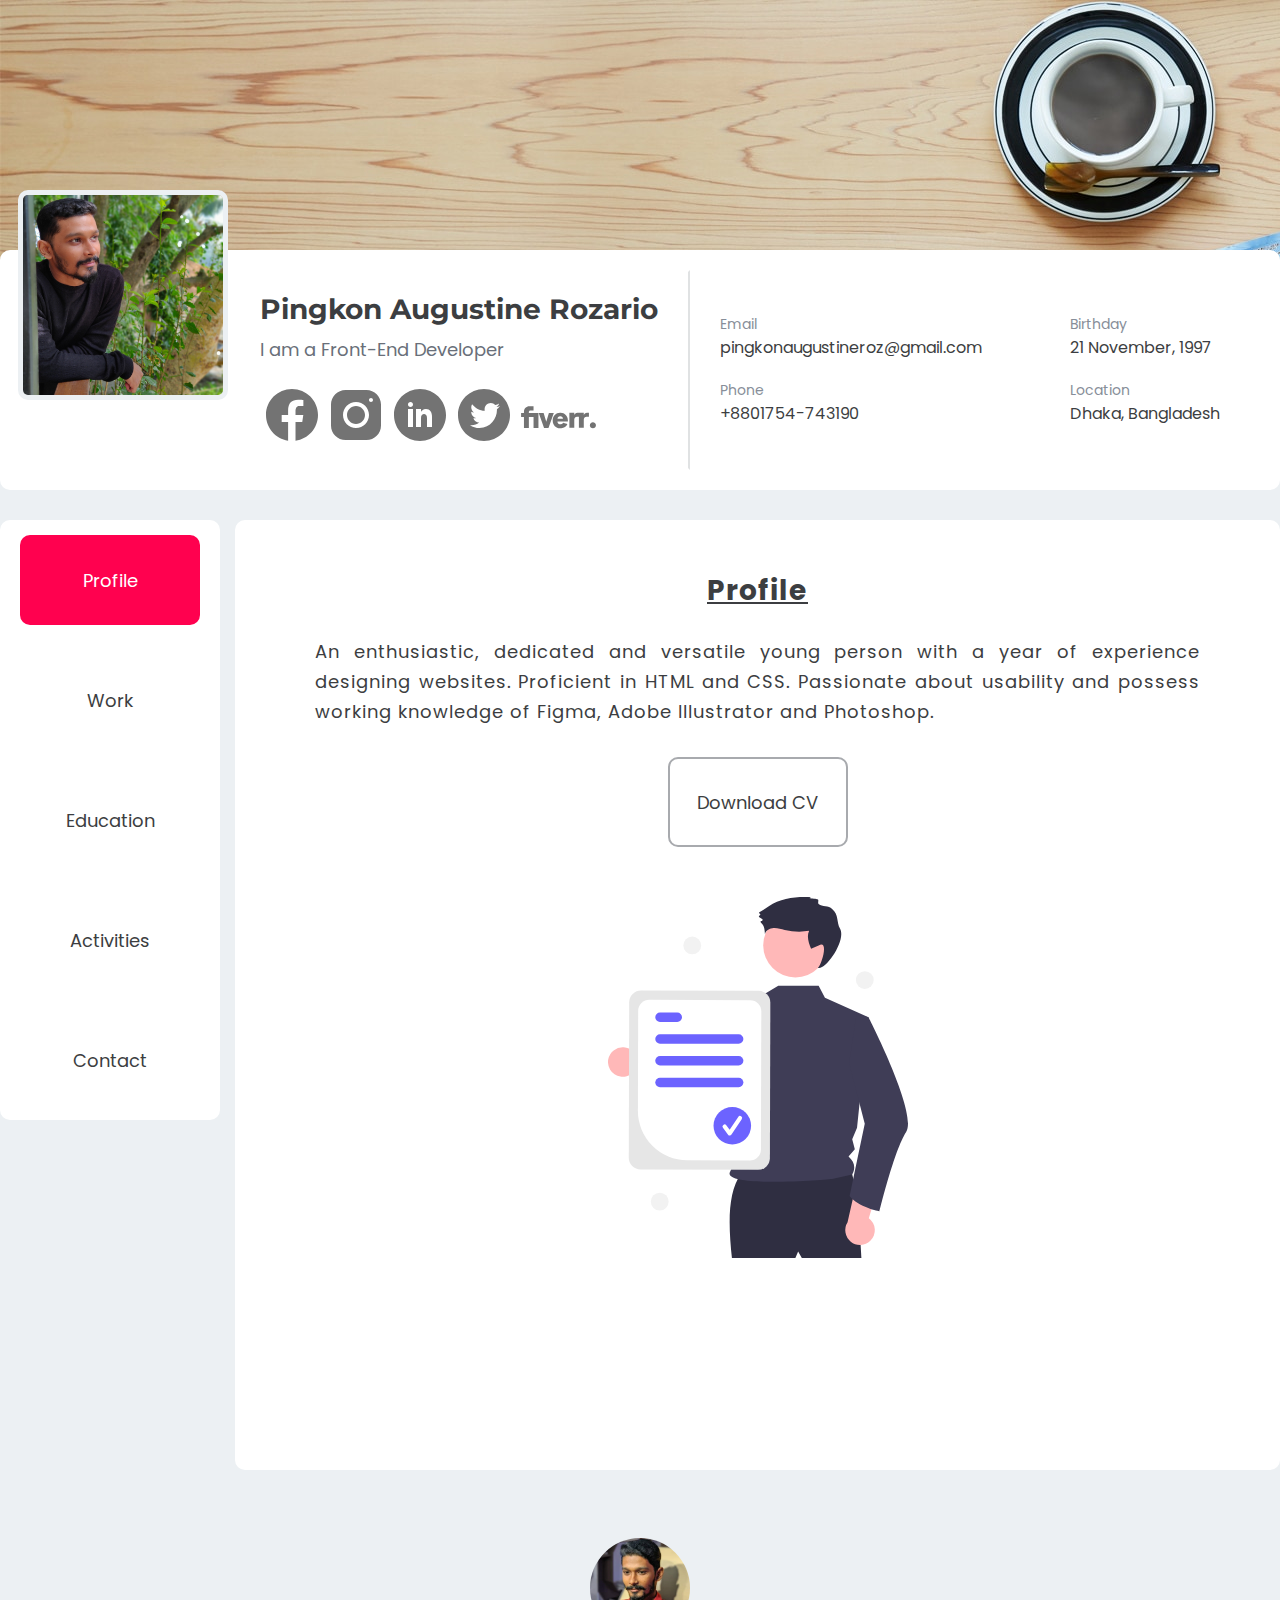
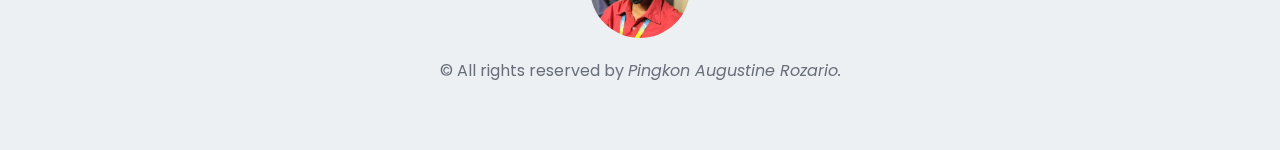
<file: index.html>
<!DOCTYPE html>
<html lang="en">
  <head>
    <meta charset="UTF-8" />
    <meta http-equiv="X-UA-Compatible" content="IE=edge" />
    <meta name="viewport" content="width=device-width, initial-scale=1.0" />
    <title>Document</title>
    <link rel="stylesheet" href="style.css" />
    <link rel="preconnect" href="https://fonts.googleapis.com" />
    <link rel="preconnect" href="https://fonts.gstatic.com" crossorigin />
    <link
      href="https://fonts.googleapis.com/css2?family=Montserrat:ital,wght@0,100;0,200;0,300;0,400;0,500;0,600;0,700;0,800;0,900;1,100;1,200;1,300;1,400;1,500;1,600;1,700;1,800;1,900&display=swap"
      rel="stylesheet"
    />
    <link rel="preconnect" href="https://fonts.googleapis.com" />
    <link rel="preconnect" href="https://fonts.gstatic.com" crossorigin />
    <link
      href="https://fonts.googleapis.com/css2?family=Poppins:ital,wght@0,100;0,200;0,300;0,400;0,500;0,600;0,700;0,800;0,900;1,100;1,200;1,300;1,400;1,500;1,600;1,700;1,800;1,900&display=swap"
      rel="stylesheet"
    />
  </head>

  <body>
    <header>
      <div class="header-bg">
        <div class="header-info">
          <img
            src="./images/Profile_picture.jpg"
            alt="Profile Picture"
            class="profile-picture"
          />
          <div class="name">
            <h1>Pingkon Augustine Rozario</h1>
            <p>I am a Front-End Developer</p>
            <div class="social-media-icons">
              <div>
                <a href="https://www.facebook.com/pingkonaugustineroz/"
                  ><img src="/images/icons8-facebook.svg" alt=""
                /></a>
              </div>
              <div>
                <a href="https://www.instagram.com/pingkon_augustine/"
                  ><img src="/images/icons8-instagram.svg" alt=""
                /></a>
              </div>
              <div>
                <a
                  href="https://www.linkedin.com/in/pingkon-augustine-rozario-5a8a7b201/"
                >
                  <img src="/images/icons8-linkedin-circled.svg" alt=""
                /></a>
              </div>
              <div>
                <a href="https://twitter.com/pingkonroz"
                  ><img src="/images/icons8-twitter-circled.svg" alt=""
                /></a>
              </div>
              <div>
                <a href="https://www.fiverr.com/pingkonar"
                  ><img src="/images/icons8-fiverr.svg" alt="" style="height: 75px; padding-left: 5px;"
                /></a>
              </div>
            </div>
          </div>
          <div class="info">
            <div>
              <div class="text-pos">
                <div style="width: 350px; padding-bottom: 20px">
                  <p style="font-size: 14px; color: #878e99">Email</p>
                  <p style="font-size: 16px; color: #3c3e41">
                    pingkonaugustineroz@gmail.com
                  </p>
                </div>
                <div>
                  <p style="font-size: 14px; color: #878e99">Birthday</p>
                  <p style="font-size: 16px; color: #3c3e41">
                    21 November, 1997
                  </p>
                </div>
              </div>
              <div class="text-pos">
                <div style="width: 350px">
                  <p style="font-size: 14px; color: #878e99">Phone</p>
                  <p style="font-size: 16px; color: #3c3e41">+8801754-743190</p>
                </div>
                <div>
                  <p style="font-size: 14px; color: #878e99">Location</p>
                  <p style="font-size: 16px; color: #3c3e41">
                    Dhaka, Bangladesh
                  </p>
                </div>
              </div>
            </div>
          </div>
        </div>
      </div>
    </header>
    <main>
      <div class="main-section">
        <nav>
          <div class="menu">
            <div>
              <a href="/index.html"
                ><button id="button-live">Profile</button></a
              >
            </div>
            <div>
              <a href="/work.html"><button>Work</button></a>
            </div>
            <div>
              <a href="/education.html"><button>Education</button></a>
            </div>
            <div>
              <a href="/activities.html"><button>Activities</button></a>
            </div>
            <div>
              <a href="/contact.html"><button>Contact</button></a>
            </div>
          </div>
        </nav>
        <section class="content-bg">
          <div class="content-profile">
            <div>
              <h1>Profile</h1>
              <p>
                An enthusiastic, dedicated and versatile young person with a
                year of experience designing websites. Proficient in HTML and
                CSS. Passionate about usability and possess working knowledge of
                Figma, Adobe Illustrator and Photoshop.
              </p>
              <a href="/files/CV_Pingkon.pdf" download
                ><button>Download CV</button></a
              >
              <div>
                <img src="/images/undraw_certificate_re_yadi.svg" alt="" />
              </div>
            </div>
          </div>
        </section>
      </div>
    </main>
    <footer>
      <div>
        <img src="/images/pingkon-img.jpeg" alt="">
        <p>&copy; All rights reserved by <em>Pingkon Augustine Rozario.</em></p>
      </div>
    </footer>
  </body>
</html>
</file>
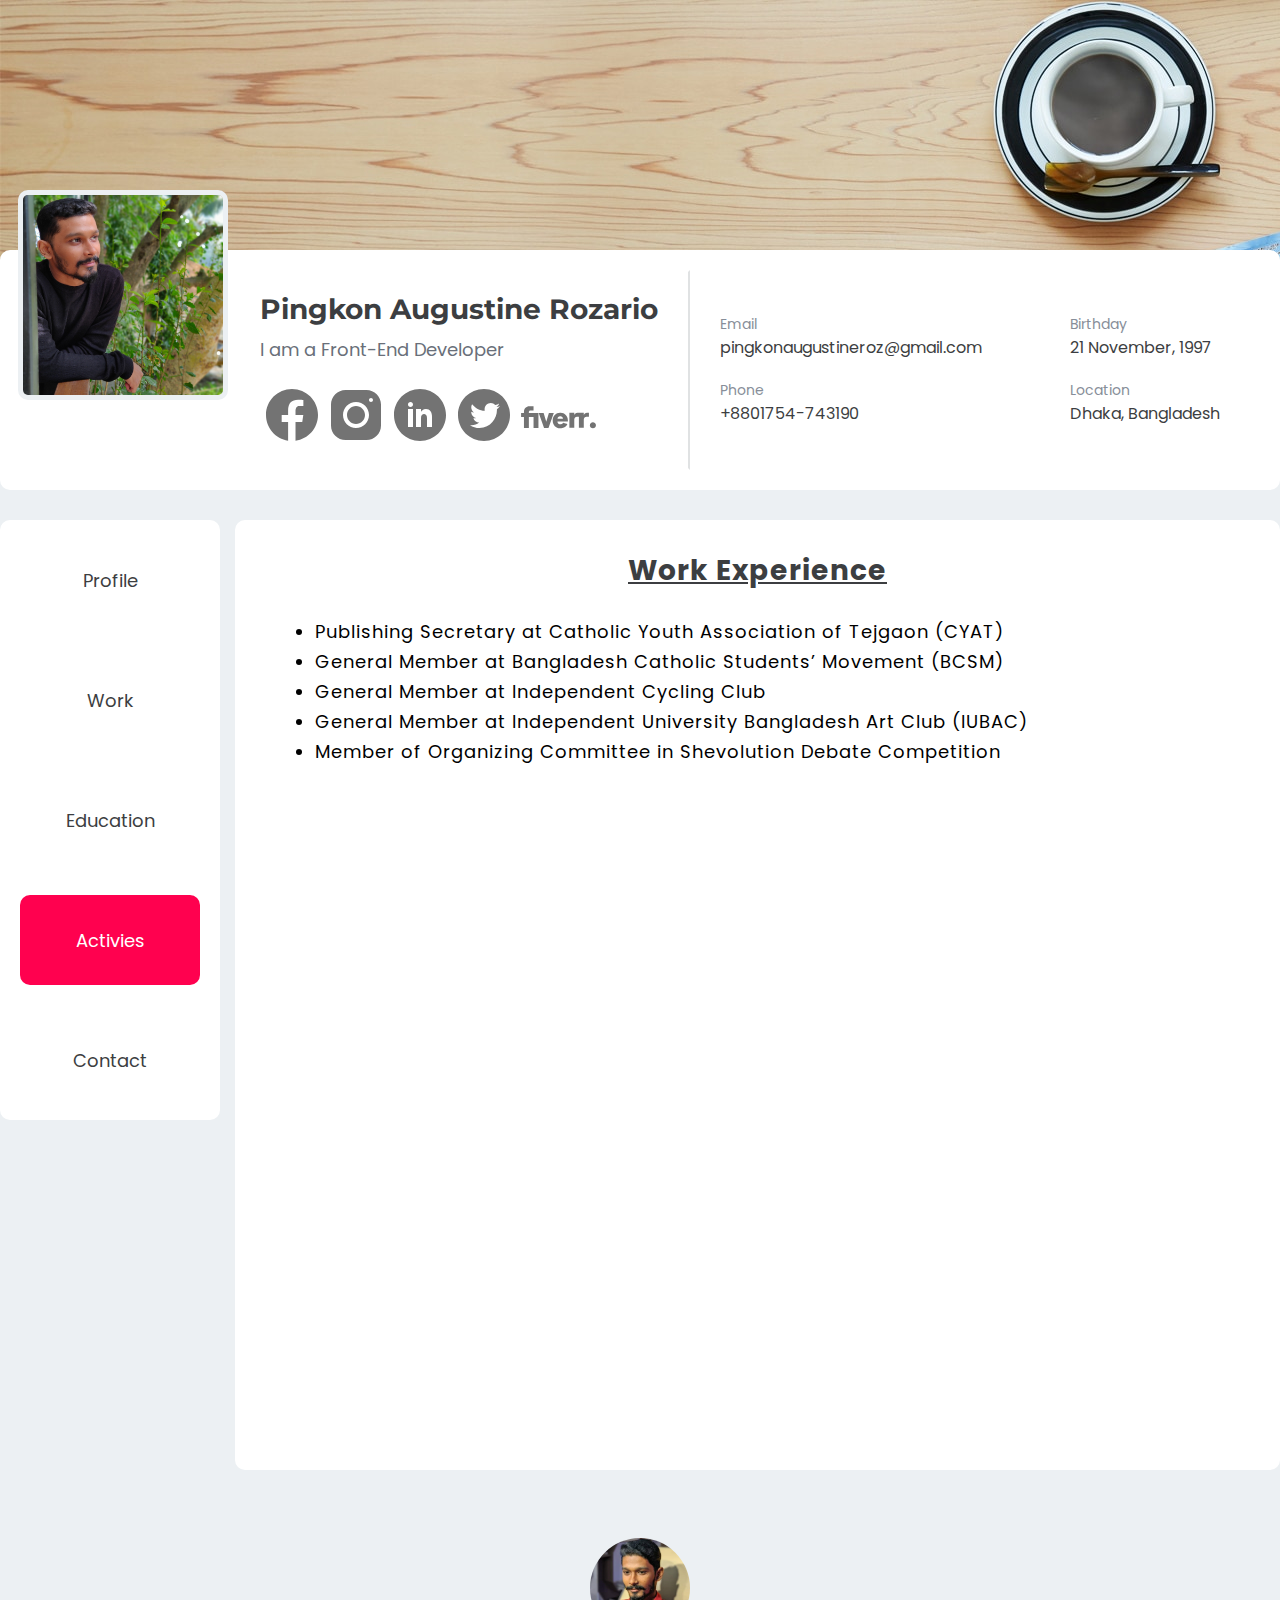
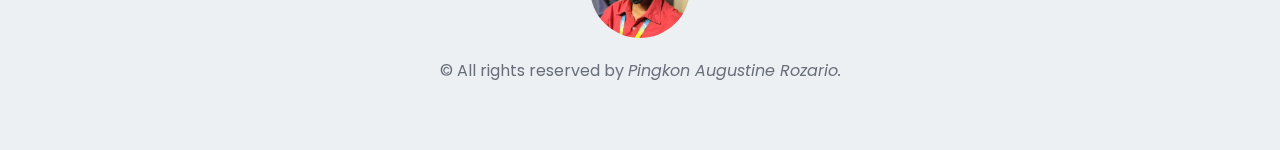
<file: activities.html>
<!DOCTYPE html>
<html lang="en">
  <head>
    <meta charset="UTF-8" />
    <meta http-equiv="X-UA-Compatible" content="IE=edge" />
    <meta name="viewport" content="width=device-width, initial-scale=1.0" />
    <title>Document</title>
    <link rel="stylesheet" href="style.css" />
    <link rel="preconnect" href="https://fonts.googleapis.com" />
    <link rel="preconnect" href="https://fonts.gstatic.com" crossorigin />
    <link
      href="https://fonts.googleapis.com/css2?family=Montserrat:ital,wght@0,100;0,200;0,300;0,400;0,500;0,600;0,700;0,800;0,900;1,100;1,200;1,300;1,400;1,500;1,600;1,700;1,800;1,900&display=swap"
      rel="stylesheet"
    />
    <link rel="preconnect" href="https://fonts.googleapis.com" />
    <link rel="preconnect" href="https://fonts.gstatic.com" crossorigin />
    <link
      href="https://fonts.googleapis.com/css2?family=Poppins:ital,wght@0,100;0,200;0,300;0,400;0,500;0,600;0,700;0,800;0,900;1,100;1,200;1,300;1,400;1,500;1,600;1,700;1,800;1,900&display=swap"
      rel="stylesheet"
    />
  </head>

  <body>
    <header>
      <div class="header-bg">
        <div class="header-info">
          <img
            src="./images/Profile_picture.jpg"
            alt="Profile Picture"
            class="profile-picture"
          />
          <div class="name">
            <h1>Pingkon Augustine Rozario</h1>
            <p>I am a Front-End Developer</p>
            <div class="social-media-icons">
              <div>
                <a href="https://www.facebook.com/pingkonaugustineroz/"
                  ><img src="/images/icons8-facebook.svg" alt=""
                /></a>
              </div>
              <div>
                <a href="https://www.instagram.com/pingkon_augustine/"
                  ><img src="/images/icons8-instagram.svg" alt=""
                /></a>
              </div>
              <div>
                <a
                  href="https://www.linkedin.com/in/pingkon-augustine-rozario-5a8a7b201/"
                >
                  <img src="/images/icons8-linkedin-circled.svg" alt=""
                /></a>
              </div>
              <div>
                <a href="https://twitter.com/pingkonroz"
                  ><img src="/images/icons8-twitter-circled.svg" alt=""
                /></a>
              </div>
              <div>
                <a href="https://www.fiverr.com/pingkonar"
                  ><img
                    src="/images/icons8-fiverr.svg"
                    alt=""
                    style="height: 75px; padding-left: 5px"
                /></a>
              </div>
            </div>
          </div>
          <div class="info">
            <div>
              <div class="text-pos">
                <div style="width: 350px; padding-bottom: 20px">
                  <p style="font-size: 14px; color: #878e99">Email</p>
                  <p style="font-size: 16px; color: #3c3e41">
                    pingkonaugustineroz@gmail.com
                  </p>
                </div>
                <div>
                  <p style="font-size: 14px; color: #878e99">Birthday</p>
                  <p style="font-size: 16px; color: #3c3e41">
                    21 November, 1997
                  </p>
                </div>
              </div>
              <div class="text-pos">
                <div style="width: 350px">
                  <p style="font-size: 14px; color: #878e99">Phone</p>
                  <p style="font-size: 16px; color: #3c3e41">+8801754-743190</p>
                </div>
                <div>
                  <p style="font-size: 14px; color: #878e99">Location</p>
                  <p style="font-size: 16px; color: #3c3e41">
                    Dhaka, Bangladesh
                  </p>
                </div>
              </div>
            </div>
          </div>
        </div>
      </div>
    </header>
    <main>
      <div class="main-section">
        <nav>
          <div class="menu">
            <div>
              <a href="/index.html"
                ><button>Profile</button></a
              >
            </div>
            <div>
              <a href="/work.html"><button>Work</button></a>
            </div>
            <div>
              <a href="/education.html"><button>Education</button></a>
            </div>
            <div>
              <a href="/activities.html"><button id="button-live">Activies</button></a>
            </div>
            <div>
              <a href="/contact.html"><button>Contact</button></a>
            </div>
          </div>
        </nav>
        <section class="content-bg">
          <div class="content-work">
            <!-- <div> -->
            <h1>Work Experience</h1>
            <div>
              <ul>
                <li>
                  Publishing Secretary at Catholic Youth Association of Tejgaon
                  (CYAT)
                </li>
                <li>
                  General Member at Bangladesh Catholic Students’ Movement
                  (BCSM)
                </li>
                <li>General Member at Independent Cycling Club</li>
                <li>
                  General Member at Independent University Bangladesh Art Club
                  (IUBAC)
                </li>
                <li>
                  Member of Organizing Committee in Shevolution Debate
                  Competition
                </li>
              </ul>
            </div>
          </div>
        </section>
      </div>
    </main>
    <footer>
      <div>
        <img src="/images/pingkon-img.jpeg" alt="" />
        <p>&copy; All rights reserved by <em>Pingkon Augustine Rozario.</em></p>
      </div>
    </footer>
  </body>
</html>
</file>
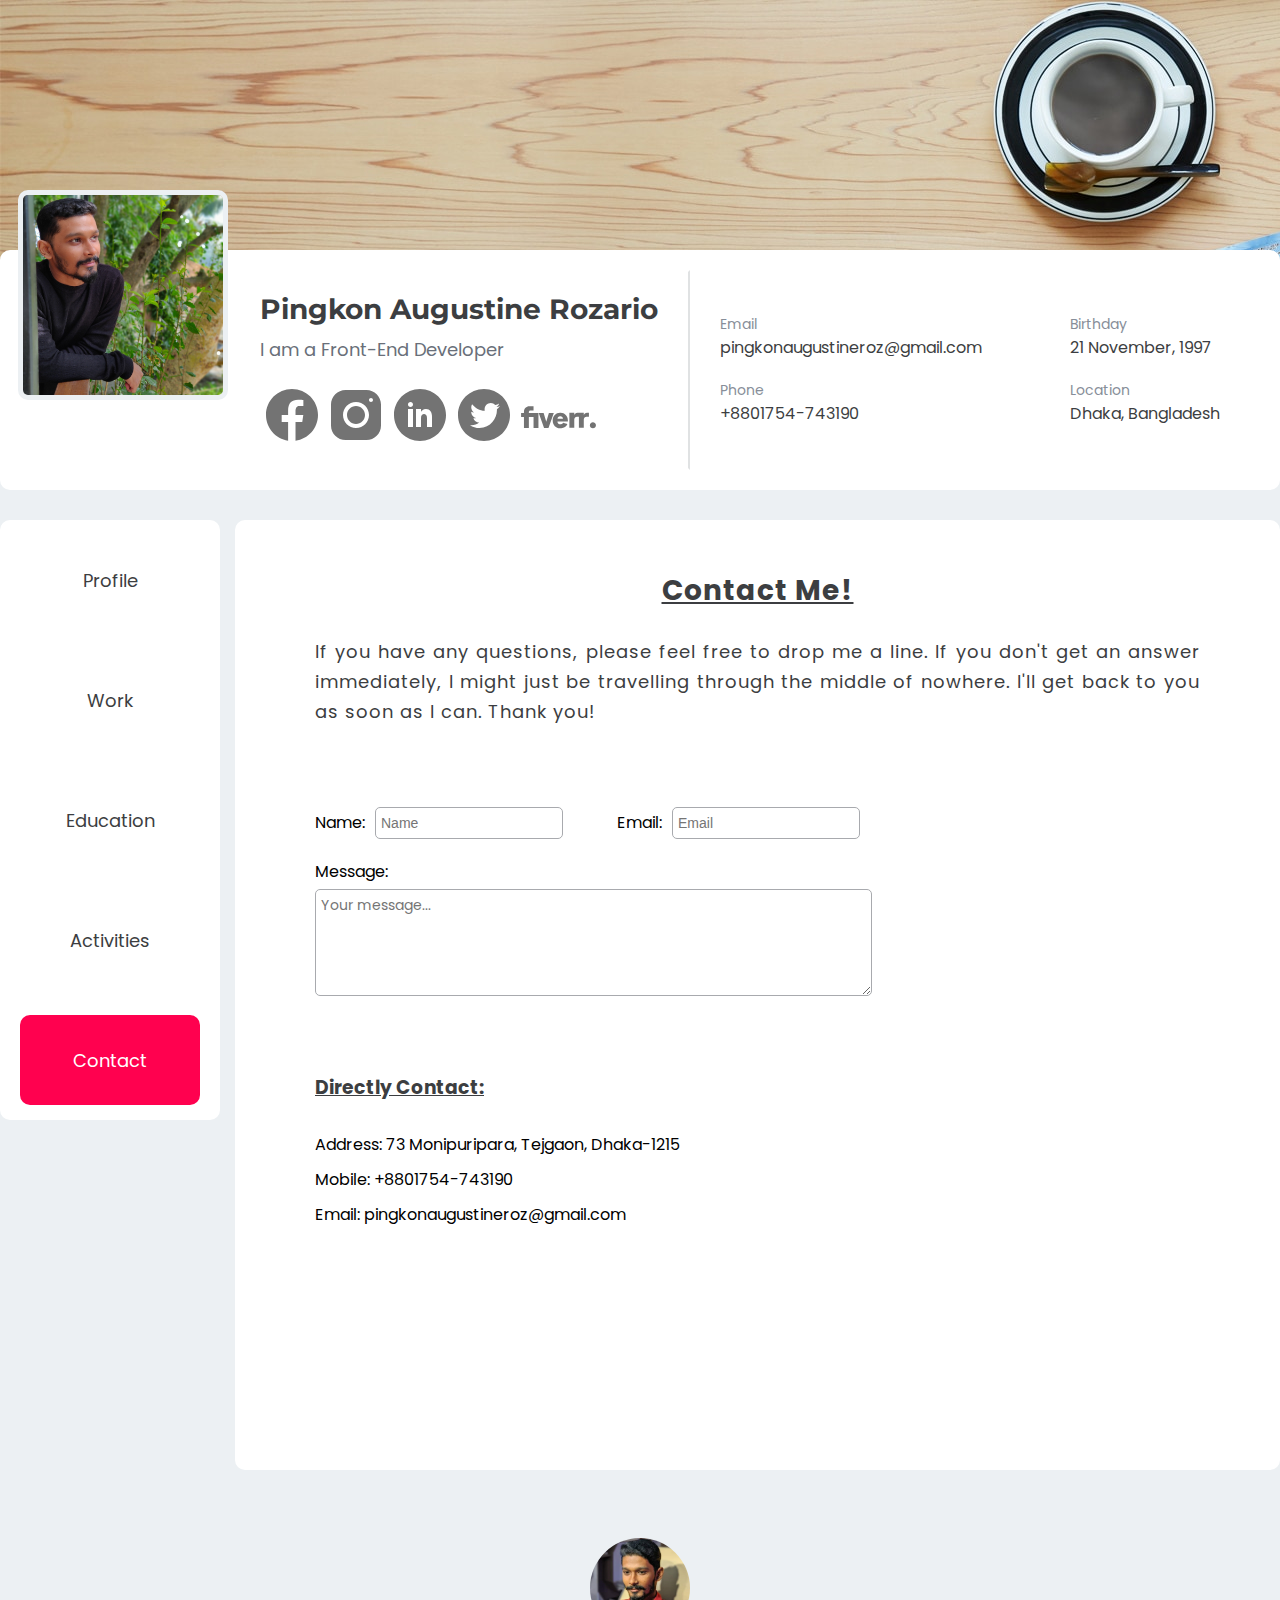
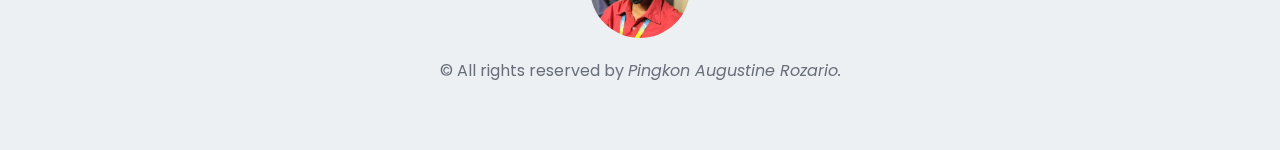
<file: contact.html>
<!DOCTYPE html>
<html lang="en">
  <head>
    <meta charset="UTF-8" />
    <meta http-equiv="X-UA-Compatible" content="IE=edge" />
    <meta name="viewport" content="width=device-width, initial-scale=1.0" />
    <title>Document</title>
    <link rel="stylesheet" href="style.css" />
    <link rel="preconnect" href="https://fonts.googleapis.com" />
    <link rel="preconnect" href="https://fonts.gstatic.com" crossorigin />
    <link
      href="https://fonts.googleapis.com/css2?family=Montserrat:ital,wght@0,100;0,200;0,300;0,400;0,500;0,600;0,700;0,800;0,900;1,100;1,200;1,300;1,400;1,500;1,600;1,700;1,800;1,900&display=swap"
      rel="stylesheet"
    />
    <link rel="preconnect" href="https://fonts.googleapis.com" />
    <link rel="preconnect" href="https://fonts.gstatic.com" crossorigin />
    <link
      href="https://fonts.googleapis.com/css2?family=Poppins:ital,wght@0,100;0,200;0,300;0,400;0,500;0,600;0,700;0,800;0,900;1,100;1,200;1,300;1,400;1,500;1,600;1,700;1,800;1,900&display=swap"
      rel="stylesheet"
    />
  </head>

  <body>
    <header>
      <div class="header-bg">
        <div class="header-info">
          <img
            src="./images/Profile_picture.jpg"
            alt="Profile Picture"
            class="profile-picture"
          />
          <div class="name">
            <h1>Pingkon Augustine Rozario</h1>
            <p>I am a Front-End Developer</p>
            <div class="social-media-icons">
              <div>
                <a href="https://www.facebook.com/pingkonaugustineroz/"
                  ><img src="/images/icons8-facebook.svg" alt=""
                /></a>
              </div>
              <div>
                <a href="https://www.instagram.com/pingkon_augustine/"
                  ><img src="/images/icons8-instagram.svg" alt=""
                /></a>
              </div>
              <div>
                <a
                  href="https://www.linkedin.com/in/pingkon-augustine-rozario-5a8a7b201/"
                >
                  <img src="/images/icons8-linkedin-circled.svg" alt=""
                /></a>
              </div>
              <div>
                <a href="https://twitter.com/pingkonroz"
                  ><img src="/images/icons8-twitter-circled.svg" alt=""
                /></a>
              </div>
              <div>
                <a href="https://www.fiverr.com/pingkonar"
                  ><img
                    src="/images/icons8-fiverr.svg"
                    alt=""
                    style="height: 75px; padding-left: 5px"
                /></a>
              </div>
            </div>
          </div>
          <div class="info">
            <div>
              <div class="text-pos">
                <div style="width: 350px; padding-bottom: 20px">
                  <p style="font-size: 14px; color: #878e99">Email</p>
                  <p style="font-size: 16px; color: #3c3e41">
                    pingkonaugustineroz@gmail.com
                  </p>
                </div>
                <div>
                  <p style="font-size: 14px; color: #878e99">Birthday</p>
                  <p style="font-size: 16px; color: #3c3e41">
                    21 November, 1997
                  </p>
                </div>
              </div>
              <div class="text-pos">
                <div style="width: 350px">
                  <p style="font-size: 14px; color: #878e99">Phone</p>
                  <p style="font-size: 16px; color: #3c3e41">+8801754-743190</p>
                </div>
                <div>
                  <p style="font-size: 14px; color: #878e99">Location</p>
                  <p style="font-size: 16px; color: #3c3e41">
                    Dhaka, Bangladesh
                  </p>
                </div>
              </div>
            </div>
          </div>
        </div>
      </div>
    </header>
    <main>
      <div class="main-section">
        <nav>
          <div class="menu">
            <div>
              <a href="/index.html"
                ><button>Profile</button></a
              >
            </div>
            <div>
              <a href="/work.html"><button>Work</button></a>
            </div>
            <div>
              <a href="/education.html"><button>Education</button></a>
            </div>
            <div>
              <a href="/activities.html"><button>Activities</button></a>
            </div>
            <div>
              <a href="/contact.html"><button id="button-live">Contact</button></a>
            </div>
          </div>
        </nav>
        <section class="content-bg">
          <div class="content-profile">
            <div>
              <h1>Contact Me!</h1>
              <p>
                If you have any questions, please feel free to drop me a line.
                If you don't get an answer immediately, I might just be
                travelling through the middle of nowhere. I'll get back to you
                as soon as I can. Thank you!
              </p>
            </div>
          </div>
          <div class="contact-form">
            <div>
             <span>Name:</span><input type="text" id="name" placeholder="Name" />
             <span style="margin-left: 50px;">Email:</span><input type="email" id="email" placeholder="Email" />
            </div>
            <div>
              <p>Message:</p>
              <textarea name="message" id="message" cols="30" rows="10" placeholder="Your message..."></textarea>
            </div>
          </div>
          <h3 style="margin-top: 50px; margin-left: 80px; font-family: 'Poppins', sans-serif; color: #3c3e41; text-decoration: underline;">Directly Contact:</h3>
          <div class="address">
            <div>
            <p style="padding-bottom: 10px;">Address: 73 Monipuripara, Tejgaon, Dhaka-1215</p>
            <p style="padding-bottom: 10px;">Mobile: +8801754-743190</p>
            <p>Email: pingkonaugustineroz@gmail.com</p>
            </div>
            <div>
              <iframe src="https://www.google.com/maps/embed?pb=!1m18!1m12!1m3!1d322.7600782907978!2d90.38511630323302!3d23.761160384398128!2m3!1f0!2f0!3f0!3m2!1i1024!2i768!4f13.1!3m3!1m2!1s0x3755b8a7c3b327b7%3A0xb7e075a40eca026e!2zMjPCsDQ1JzQwLjEiTiA5MMKwMjMnMDYuMSJF!5e0!3m2!1sen!2sbd!4v1656710105480!5m2!1sen!2sbd" width="400" height="300" style="border:0;" allowfullscreen="" loading="lazy" referrerpolicy="no-referrer-when-downgrade"></iframe>
            </div>
          </div>
        </section>
      </div>
    </main>
    <footer>
      <div>
        <img src="/images/pingkon-img.jpeg" alt="" />
        <p>&copy; All rights reserved by <em>Pingkon Augustine Rozario.</em></p>
      </div>
    </footer>
  </body>
</html>
</file>
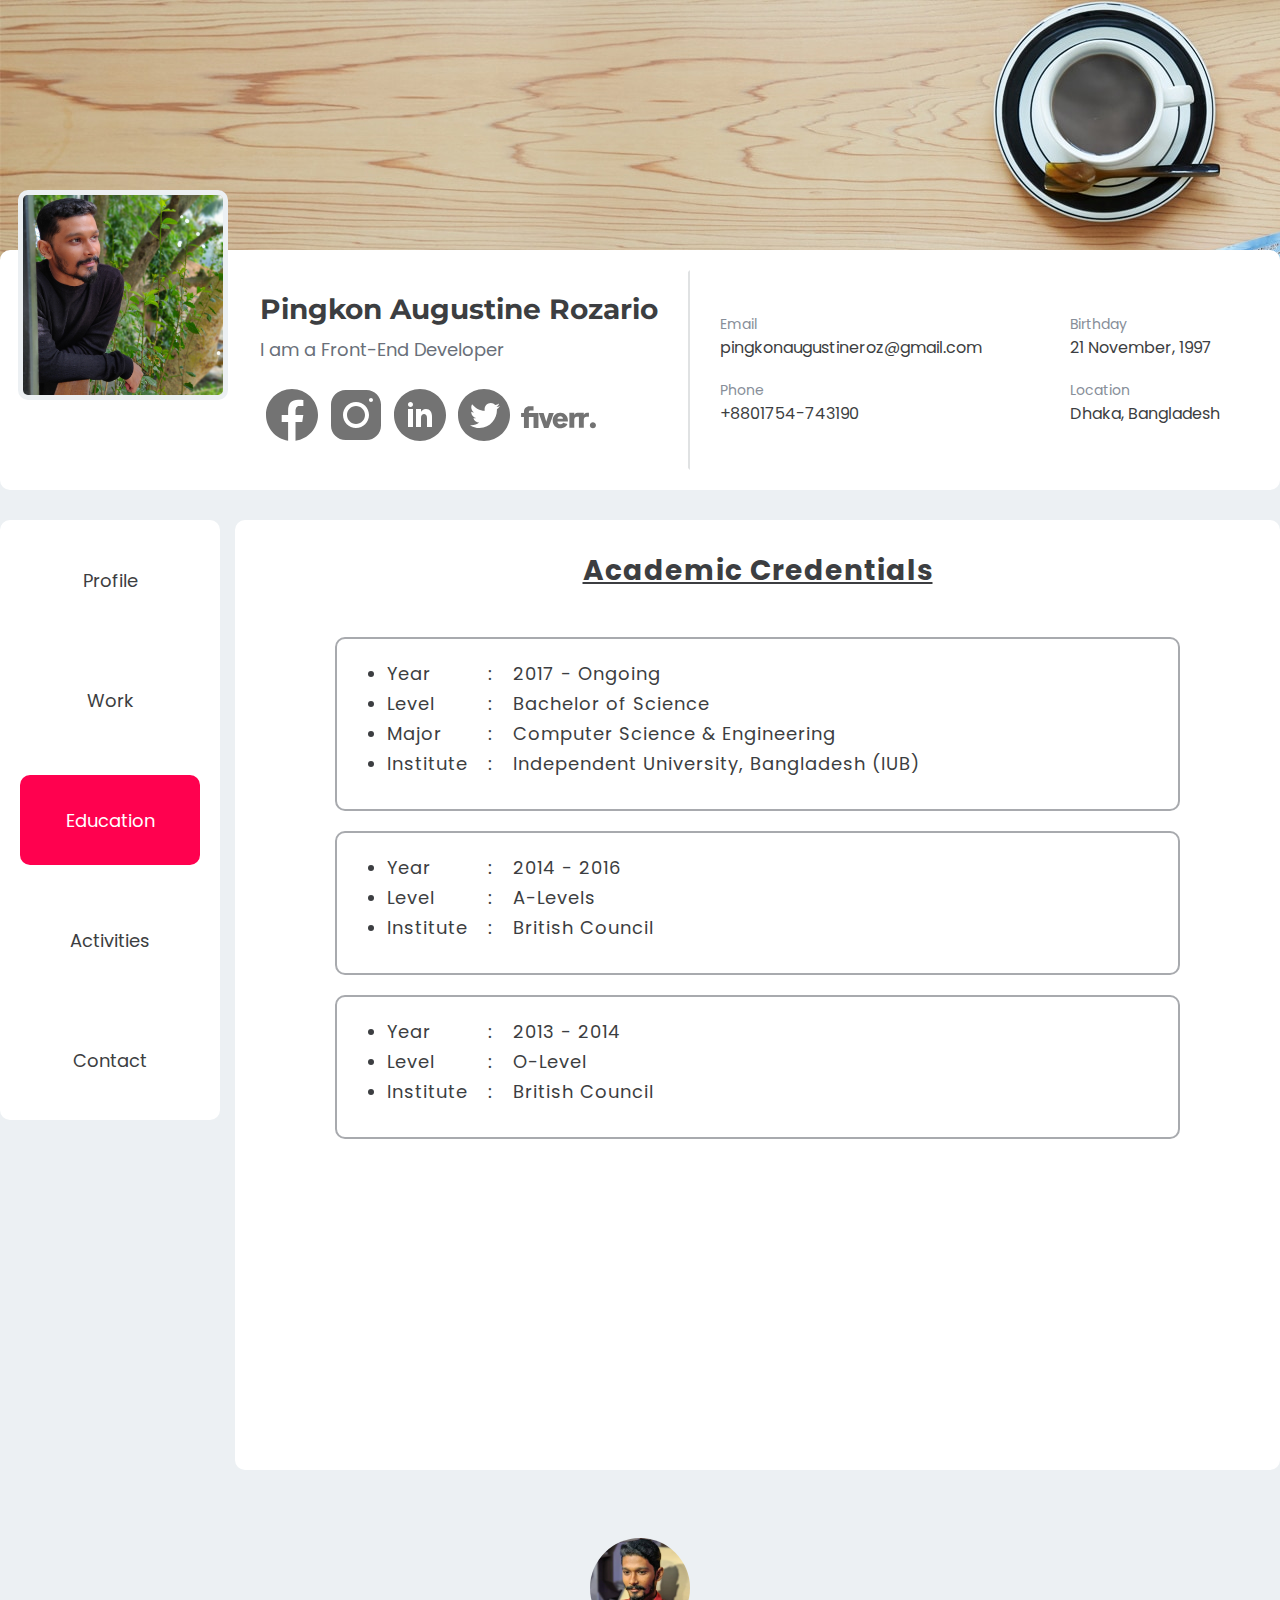
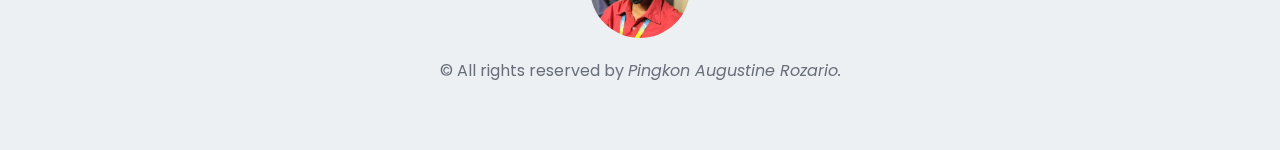
<file: education.html>
<!DOCTYPE html>
<html lang="en">
  <head>
    <meta charset="UTF-8" />
    <meta http-equiv="X-UA-Compatible" content="IE=edge" />
    <meta name="viewport" content="width=device-width, initial-scale=1.0" />
    <title>Document</title>
    <link rel="stylesheet" href="style.css" />
    <link rel="preconnect" href="https://fonts.googleapis.com" />
    <link rel="preconnect" href="https://fonts.gstatic.com" crossorigin />
    <link
      href="https://fonts.googleapis.com/css2?family=Montserrat:ital,wght@0,100;0,200;0,300;0,400;0,500;0,600;0,700;0,800;0,900;1,100;1,200;1,300;1,400;1,500;1,600;1,700;1,800;1,900&display=swap"
      rel="stylesheet"
    />
    <link rel="preconnect" href="https://fonts.googleapis.com" />
    <link rel="preconnect" href="https://fonts.gstatic.com" crossorigin />
    <link
      href="https://fonts.googleapis.com/css2?family=Poppins:ital,wght@0,100;0,200;0,300;0,400;0,500;0,600;0,700;0,800;0,900;1,100;1,200;1,300;1,400;1,500;1,600;1,700;1,800;1,900&display=swap"
      rel="stylesheet"
    />
  </head>

  <body>
    <header>
      <div class="header-bg">
        <div class="header-info">
          <img
            src="./images/Profile_picture.jpg"
            alt="Profile Picture"
            class="profile-picture"
          />
          <div class="name">
            <h1>Pingkon Augustine Rozario</h1>
            <p>I am a Front-End Developer</p>
            <div class="social-media-icons">
              <div>
                <a href="https://www.facebook.com/pingkonaugustineroz/"
                  ><img src="/images/icons8-facebook.svg" alt=""
                /></a>
              </div>
              <div>
                <a href="https://www.instagram.com/pingkon_augustine/"
                  ><img src="/images/icons8-instagram.svg" alt=""
                /></a>
              </div>
              <div>
                <a
                  href="https://www.linkedin.com/in/pingkon-augustine-rozario-5a8a7b201/"
                >
                  <img src="/images/icons8-linkedin-circled.svg" alt=""
                /></a>
              </div>
              <div>
                <a href="https://twitter.com/pingkonroz"
                  ><img src="/images/icons8-twitter-circled.svg" alt=""
                /></a>
              </div>
              <div>
                <a href="https://www.fiverr.com/pingkonar"
                  ><img
                    src="/images/icons8-fiverr.svg"
                    alt=""
                    style="height: 75px; padding-left: 5px"
                /></a>
              </div>
            </div>
          </div>
          <div class="info">
            <div>
              <div class="text-pos">
                <div style="width: 350px; padding-bottom: 20px">
                  <p style="font-size: 14px; color: #878e99">Email</p>
                  <p style="font-size: 16px; color: #3c3e41">
                    pingkonaugustineroz@gmail.com
                  </p>
                </div>
                <div>
                  <p style="font-size: 14px; color: #878e99">Birthday</p>
                  <p style="font-size: 16px; color: #3c3e41">
                    21 November, 1997
                  </p>
                </div>
              </div>
              <div class="text-pos">
                <div style="width: 350px">
                  <p style="font-size: 14px; color: #878e99">Phone</p>
                  <p style="font-size: 16px; color: #3c3e41">+8801754-743190</p>
                </div>
                <div>
                  <p style="font-size: 14px; color: #878e99">Location</p>
                  <p style="font-size: 16px; color: #3c3e41">
                    Dhaka, Bangladesh
                  </p>
                </div>
              </div>
            </div>
          </div>
        </div>
      </div>
    </header>
    <main>
      <div class="main-section">
        <nav>
          <div class="menu">
            <div>
              <a href="/index.html"
                ><button>Profile</button></a
              >
            </div>
            <div>
              <a href="/work.html"><button>Work</button></a>
            </div>
            <div>
              <a href="/education.html"><button id="button-live">Education</button></a>
            </div>
            <div>
              <a href="/activities.html"><button>Activities</button></a>
            </div>
            <div>
              <a href="/contact.html"><button>Contact</button></a>
            </div>
          </div>
        </nav>
        <section class="content-bg">
          <div class="content-work">
            <!-- <div> -->
            <h1>Academic Credentials</h1>
            <div class="cards">
              <ul style="padding-left: 50px; padding-top: 20px">
                <li>Year</li>
                <li>Level</li>
                <li>Major</li>
                <li>Institute</li>
              </ul>
              <ul
                style="list-style: none; padding-left: 20px; padding-top: 20px"
              >
                <li>:</li>
                <li>:</li>
                <li>:</li>
                <li>:</li>
              </ul>
              <ul
                style="
                  list-style: none;
                  padding-left: 20px;
                  padding-top: 20px;
                  font-weight: normal;
                "
              >
                <li>2017 - Ongoing</li>
                <li>Bachelor of Science</li>
                <li>Computer Science & Engineering</li>
                <li>Independent University, Bangladesh (IUB)</li>
              </ul>
            </div>
            <div class="cards">
              <ul style="padding-left: 50px; padding-top: 20px">
                <li>Year</li>
                <li>Level</li>
                <li>Institute</li>
              </ul>
              <ul
                style="list-style: none; padding-left: 20px; padding-top: 20px"
              >
                <li>:</li>
                <li>:</li>
                <li>:</li>
              </ul>
              <ul
                style="
                  list-style: none;
                  padding-left: 20px;
                  padding-top: 20px;
                  font-weight: normal;
                "
              >
                <li>2014 - 2016</li>
                <li>A-Levels</li>
                <li>British Council</li>
              </ul>
            </div>
            <div class="cards">
              <ul style="padding-left: 50px; padding-top: 20px">
                <li>Year</li>
                <li>Level</li>
                <li>Institute</li>
              </ul>
              <ul
                style="list-style: none; padding-left: 20px; padding-top: 20px"
              >
                <li>:</li>
                <li>:</li>
                <li>:</li>
              </ul>
              <ul
                style="
                  list-style: none;
                  padding-left: 20px;
                  padding-top: 20px;
                  font-weight: normal;
                "
              >
                <li>2013 - 2014</li>
                <li>O-Level</li>
                <li>British Council</li>
              </ul>
            </div>
            <!-- </div> -->
          </div>
        </section>
      </div>
    </main>
    <footer>
      <div>
        <img src="/images/pingkon-img.jpeg" alt="" />
        <p>&copy; All rights reserved by <em>Pingkon Augustine Rozario.</em></p>
      </div>
    </footer>
  </body>
</html>
</file>
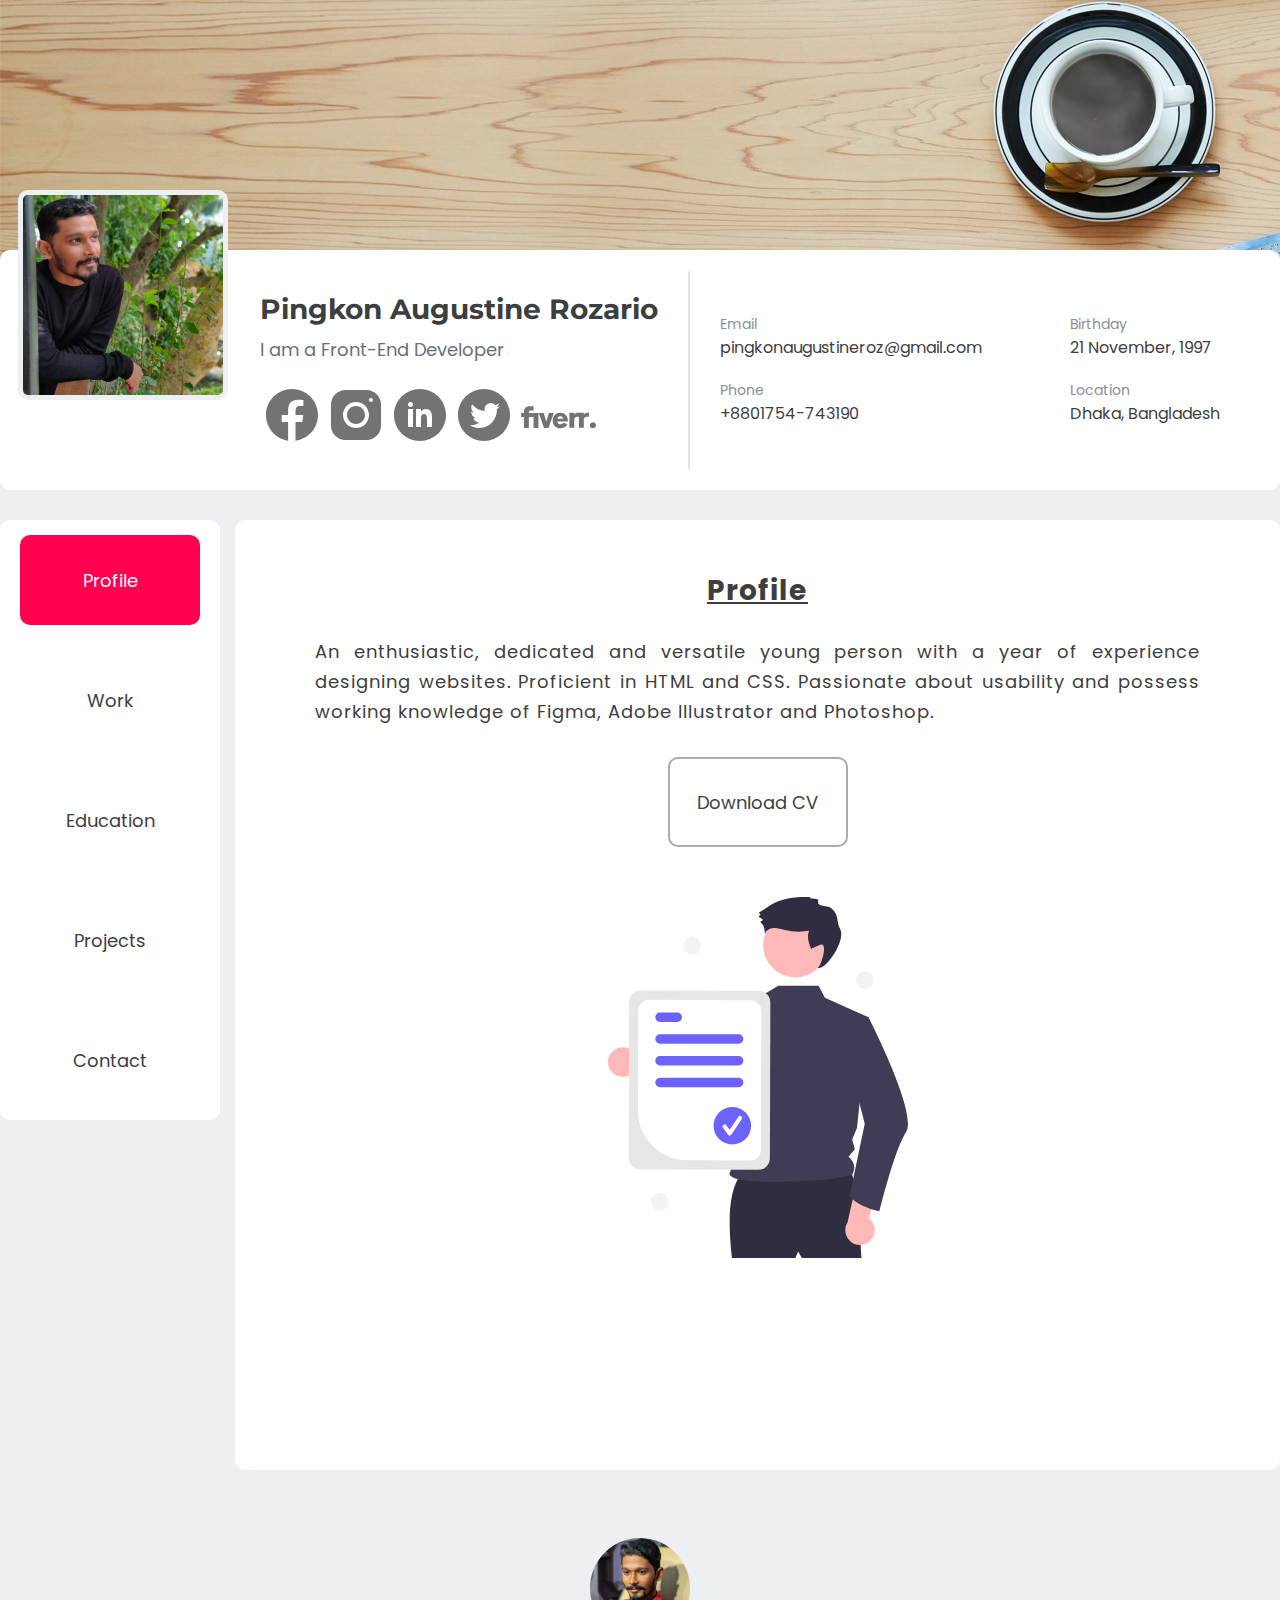
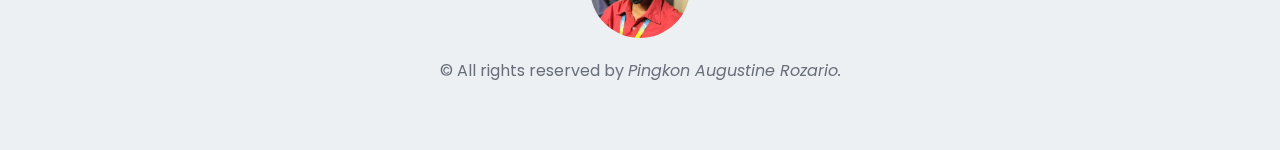
<file: projects.html>
<!DOCTYPE html>
<html lang="en">
  <head>
    <meta charset="UTF-8" />
    <meta http-equiv="X-UA-Compatible" content="IE=edge" />
    <meta name="viewport" content="width=device-width, initial-scale=1.0" />
    <title>Document</title>
    <link rel="stylesheet" href="style.css" />
    <link rel="preconnect" href="https://fonts.googleapis.com" />
    <link rel="preconnect" href="https://fonts.gstatic.com" crossorigin />
    <link
      href="https://fonts.googleapis.com/css2?family=Montserrat:ital,wght@0,100;0,200;0,300;0,400;0,500;0,600;0,700;0,800;0,900;1,100;1,200;1,300;1,400;1,500;1,600;1,700;1,800;1,900&display=swap"
      rel="stylesheet"
    />
    <link rel="preconnect" href="https://fonts.googleapis.com" />
    <link rel="preconnect" href="https://fonts.gstatic.com" crossorigin />
    <link
      href="https://fonts.googleapis.com/css2?family=Poppins:ital,wght@0,100;0,200;0,300;0,400;0,500;0,600;0,700;0,800;0,900;1,100;1,200;1,300;1,400;1,500;1,600;1,700;1,800;1,900&display=swap"
      rel="stylesheet"
    />
  </head>

  <body>
    <header>
      <div class="header-bg">
        <div class="header-info">
          <img
            src="./images/Profile_picture.jpg"
            alt="Profile Picture"
            class="profile-picture"
          />
          <div class="name">
            <h1>Pingkon Augustine Rozario</h1>
            <p>I am a Front-End Developer</p>
            <div class="social-media-icons">
              <div>
                <a href="https://www.facebook.com/pingkonaugustineroz/"
                  ><img src="/images/icons8-facebook.svg" alt=""
                /></a>
              </div>
              <div>
                <a href="https://www.instagram.com/pingkon_augustine/"
                  ><img src="/images/icons8-instagram.svg" alt=""
                /></a>
              </div>
              <div>
                <a
                  href="https://www.linkedin.com/in/pingkon-augustine-rozario-5a8a7b201/"
                >
                  <img src="/images/icons8-linkedin-circled.svg" alt=""
                /></a>
              </div>
              <div>
                <a href="https://twitter.com/pingkonroz"
                  ><img src="/images/icons8-twitter-circled.svg" alt=""
                /></a>
              </div>
              <div>
                <a href="https://www.fiverr.com/pingkonar"
                  ><img src="/images/icons8-fiverr.svg" alt="" style="height: 75px; padding-left: 5px;"
                /></a>
              </div>
            </div>
          </div>
          <div class="info">
            <div>
              <div class="text-pos">
                <div style="width: 350px; padding-bottom: 20px">
                  <p style="font-size: 14px; color: #878e99">Email</p>
                  <p style="font-size: 16px; color: #3c3e41">
                    pingkonaugustineroz@gmail.com
                  </p>
                </div>
                <div>
                  <p style="font-size: 14px; color: #878e99">Birthday</p>
                  <p style="font-size: 16px; color: #3c3e41">
                    21 November, 1997
                  </p>
                </div>
              </div>
              <div class="text-pos">
                <div style="width: 350px">
                  <p style="font-size: 14px; color: #878e99">Phone</p>
                  <p style="font-size: 16px; color: #3c3e41">+8801754-743190</p>
                </div>
                <div>
                  <p style="font-size: 14px; color: #878e99">Location</p>
                  <p style="font-size: 16px; color: #3c3e41">
                    Dhaka, Bangladesh
                  </p>
                </div>
              </div>
            </div>
          </div>
        </div>
      </div>
    </header>
    <main>
      <div class="main-section">
        <nav>
          <div class="menu">
            <div>
              <a href="/index.html"
                ><button id="button-live">Profile</button></a
              >
            </div>
            <div>
              <a href="/work.html"><button>Work</button></a>
            </div>
            <div>
              <a href="/education.html"><button>Education</button></a>
            </div>
            <div>
              <a href="/projects.html"><button>Projects</button></a>
            </div>
            <div>
              <a href="/contact.html"><button>Contact</button></a>
            </div>
          </div>
        </nav>
        <section class="content-bg">
          <div class="content-profile">
            <div>
              <h1>Profile</h1>
              <p>
                An enthusiastic, dedicated and versatile young person with a
                year of experience designing websites. Proficient in HTML and
                CSS. Passionate about usability and possess working knowledge of
                Figma, Adobe Illustrator and Photoshop.
              </p>
              <a href="/files/CV_Pingkon.pdf" download
                ><button>Download CV</button></a
              >
              <div>
                <img src="/images/undraw_certificate_re_yadi.svg" alt="" />
              </div>
            </div>
          </div>
        </section>
      </div>
    </main>
    <footer>
      <div>
        <img src="/images/pingkon-img.jpeg" alt="">
        <p>&copy; All rights reserved by <em>Pingkon Augustine Rozario.</em></p>
      </div>
    </footer>
  </body>
</html>
</file>
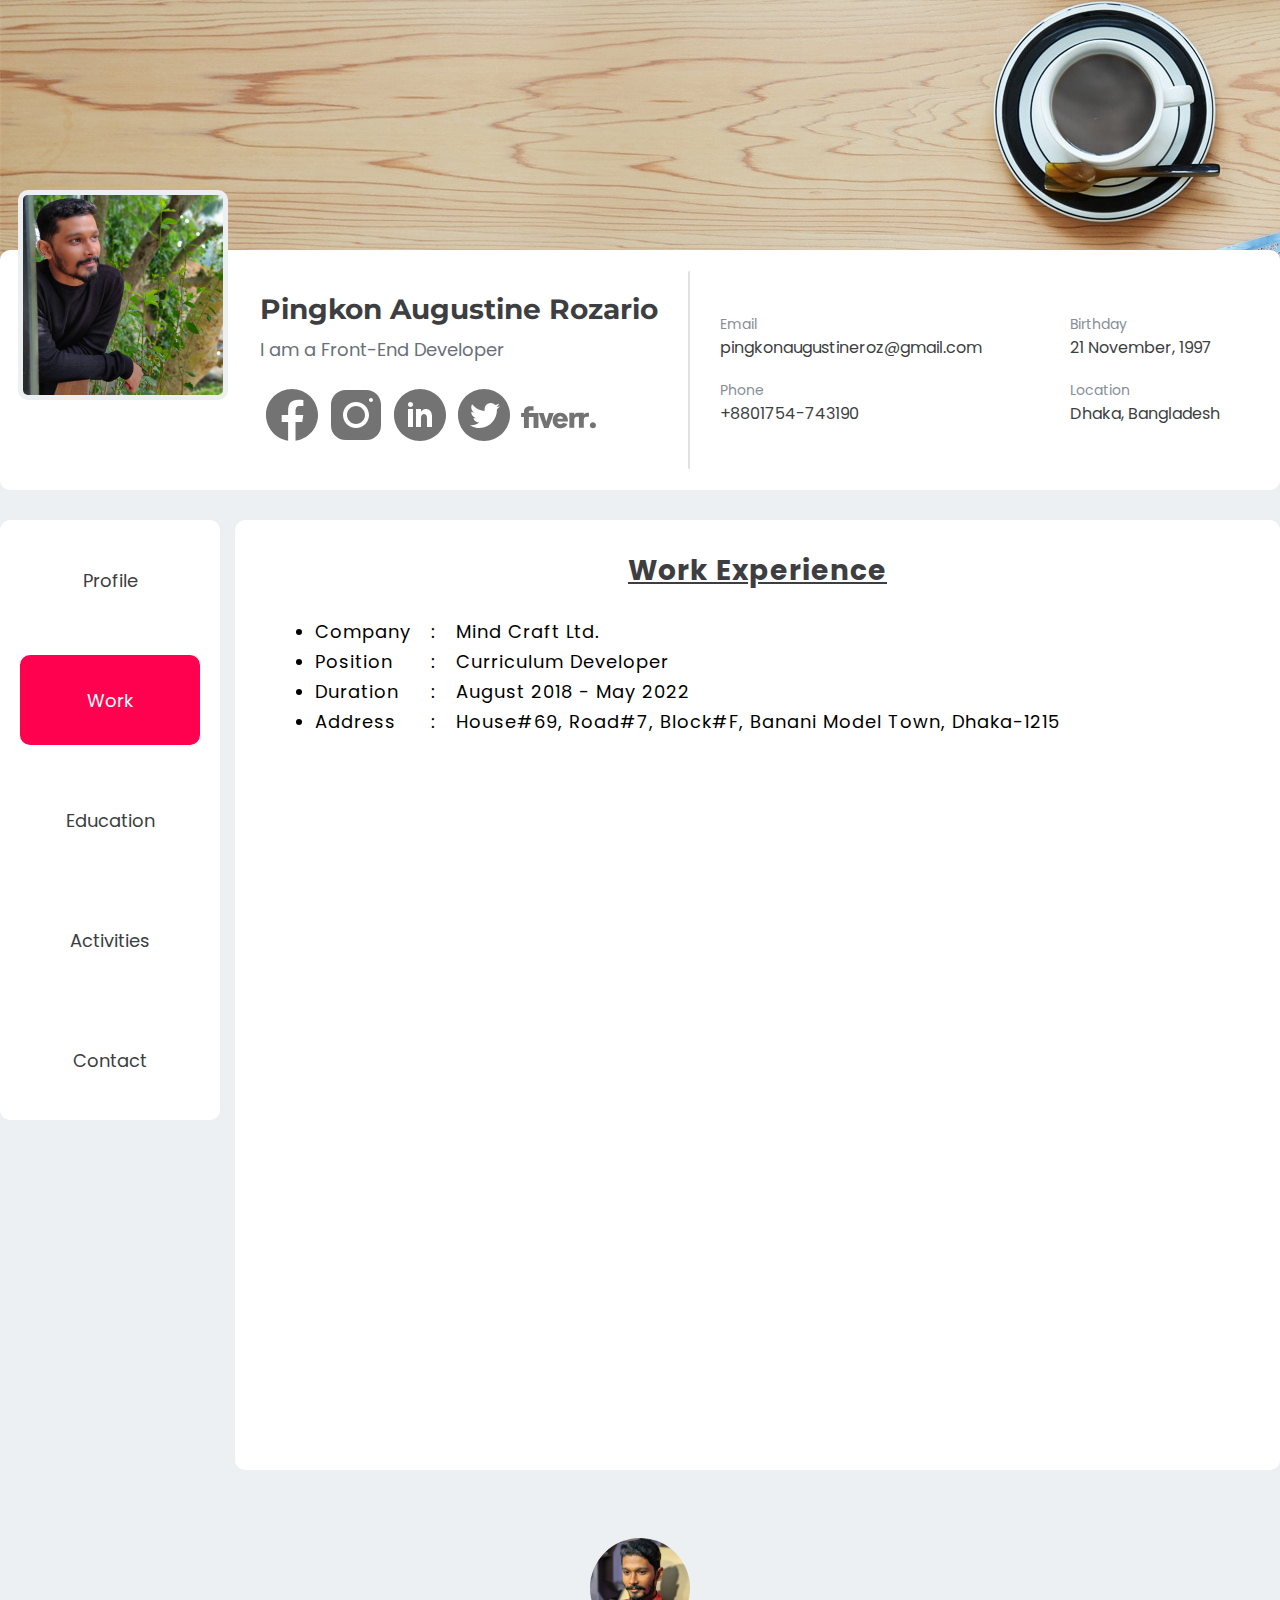
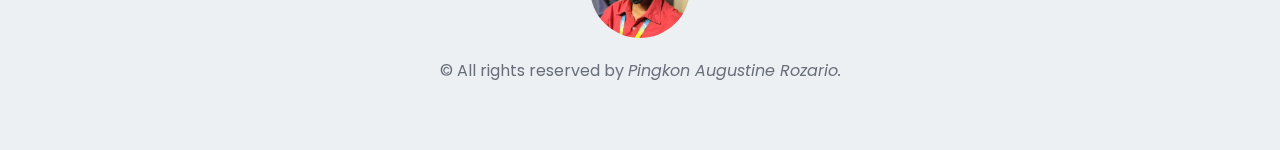
<file: work.html>
<!DOCTYPE html>
<html lang="en">
  <head>
    <meta charset="UTF-8" />
    <meta http-equiv="X-UA-Compatible" content="IE=edge" />
    <meta name="viewport" content="width=device-width, initial-scale=1.0" />
    <title>Document</title>
    <link rel="stylesheet" href="style.css" />
    <link rel="preconnect" href="https://fonts.googleapis.com" />
    <link rel="preconnect" href="https://fonts.gstatic.com" crossorigin />
    <link
      href="https://fonts.googleapis.com/css2?family=Montserrat:ital,wght@0,100;0,200;0,300;0,400;0,500;0,600;0,700;0,800;0,900;1,100;1,200;1,300;1,400;1,500;1,600;1,700;1,800;1,900&display=swap"
      rel="stylesheet"
    />
    <link rel="preconnect" href="https://fonts.googleapis.com" />
    <link rel="preconnect" href="https://fonts.gstatic.com" crossorigin />
    <link
      href="https://fonts.googleapis.com/css2?family=Poppins:ital,wght@0,100;0,200;0,300;0,400;0,500;0,600;0,700;0,800;0,900;1,100;1,200;1,300;1,400;1,500;1,600;1,700;1,800;1,900&display=swap"
      rel="stylesheet"
    />
  </head>

  <body>
    <header>
      <div class="header-bg">
        <div class="header-info">
          <img
            src="./images/Profile_picture.jpg"
            alt="Profile Picture"
            class="profile-picture"
          />
          <div class="name">
            <h1>Pingkon Augustine Rozario</h1>
            <p>I am a Front-End Developer</p>
            <div class="social-media-icons">
              <div>
                <a href="https://www.facebook.com/pingkonaugustineroz/"
                  ><img src="/images/icons8-facebook.svg" alt=""
                /></a>
              </div>
              <div>
                <a href="https://www.instagram.com/pingkon_augustine/"
                  ><img src="/images/icons8-instagram.svg" alt=""
                /></a>
              </div>
              <div>
                <a
                  href="https://www.linkedin.com/in/pingkon-augustine-rozario-5a8a7b201/"
                >
                  <img src="/images/icons8-linkedin-circled.svg" alt=""
                /></a>
              </div>
              <div>
                <a href="https://twitter.com/pingkonroz"
                  ><img src="/images/icons8-twitter-circled.svg" alt=""
                /></a>
              </div>
              <div>
                <a href="https://www.fiverr.com/pingkonar"
                  ><img
                    src="/images/icons8-fiverr.svg"
                    alt=""
                    style="height: 75px; padding-left: 5px"
                /></a>
              </div>
            </div>
          </div>
          <div class="info">
            <div>
              <div class="text-pos">
                <div style="width: 350px; padding-bottom: 20px">
                  <p style="font-size: 14px; color: #878e99">Email</p>
                  <p style="font-size: 16px; color: #3c3e41">
                    pingkonaugustineroz@gmail.com
                  </p>
                </div>
                <div>
                  <p style="font-size: 14px; color: #878e99">Birthday</p>
                  <p style="font-size: 16px; color: #3c3e41">
                    21 November, 1997
                  </p>
                </div>
              </div>
              <div class="text-pos">
                <div style="width: 350px">
                  <p style="font-size: 14px; color: #878e99">Phone</p>
                  <p style="font-size: 16px; color: #3c3e41">+8801754-743190</p>
                </div>
                <div>
                  <p style="font-size: 14px; color: #878e99">Location</p>
                  <p style="font-size: 16px; color: #3c3e41">
                    Dhaka, Bangladesh
                  </p>
                </div>
              </div>
            </div>
          </div>
        </div>
      </div>
    </header>
    <main>
      <div class="main-section">
        <nav>
          <div class="menu">
            <div>
              <a href="/index.html"><button>Profile</button></a>
            </div>
            <div>
              <a href="/work.html"><button id="button-live">Work</button></a>
            </div>
            <div>
              <a href="/education.html"><button>Education</button></a>
            </div>
            <div>
              <a href="/activities.html"><button>Activities</button></a>
            </div>
            <div>
              <a href="/contact.html"><button>Contact</button></a>
            </div>
          </div>
        </nav>
        <section class="content-bg">
          <div class="content-work">
            <!-- <div> -->
            <h1>Work Experience</h1>
            <div>
              <ul>
                <li>Company</li>
                <li>Position</li>
                <li>Duration</li>
                <li>Address</li>
              </ul>
              <ul style="list-style: none; padding-left: 20px">
                <li>:</li>
                <li>:</li>
                <li>:</li>
                <li>:</li>
              </ul>
              <ul
                style="
                  list-style: none;
                  padding-left: 20px;
                  font-weight: normal;
                "
              >
                <li>Mind Craft Ltd.</li>
                <li>Curriculum Developer</li>
                <li>August 2018 - May 2022</li>
                <li>
                  House#69, Road#7, Block#F, Banani Model Town, Dhaka-1215
                </li>
              </ul>
            </div>
            <iframe
              src="https://www.google.com/maps/embed?pb=!1m18!1m12!1m3!1d3650.807511314241!2d90.40061541528979!3d23.78986788456996!2m3!1f0!2f0!3f0!3m2!1i1024!2i768!4f13.1!3m3!1m2!1s0x3755c76ec3981d43%3A0x7c8121cbed116a08!2sMind%20Craft!5e0!3m2!1sen!2sbd!4v1656656115231!5m2!1sen!2sbd"
              width="400"
              height="250"
              style="border: 0"
              allowfullscreen=""
              loading="lazy"
              referrerpolicy="no-referrer-when-downgrade"
            ></iframe>
            <!-- </div> -->
          </div>
        </section>
      </div>
    </main>
    <footer>
      <div>
        <img src="/images/pingkon-img.jpeg" alt="" />
        <p>&copy; All rights reserved by <em>Pingkon Augustine Rozario.</em></p>
      </div>
    </footer>
  </body>
</html>
</file>
<file: style.css>
* {
  margin: 0;
  padding: 0;
  text-decoration: none;
}

body {
  background-color: #ecf0f3;
}

header {
  background-image: url(/images/35844491.jpg);
  background-size: cover;
  background-repeat: no-repeat;
  height: 350px;
  display: flex;
  justify-content: center;
}

.header-bg {
  width: 1305px;
  height: 240px;
  border-radius: 10px;
  background-color: white;
  position: relative;
  top: 250px;
  display: flex;
  justify-content: center;
  align-items: center;
}

.header-info {
    width: 1245px;
    height: 200px;
    display: flex;
}

.profile-picture {
  height: 200px;
  width: 200px;
  position: relative;
  top: -80px;
  border-radius: 10px;
  border: 5px solid #ecf0f3;
}

.name {
    border: 2px solid transparent;
    border-right-color: #e0e2e3;
    padding: 20px 30px 0 30px;
    /* width: 500px; */
}

.name h1 {
    font-family: 'Montserrat', sans-serif;
    font-size: 28px;
    color: #3c3e41;
}

.name p {
    font-family: 'Poppins', sans-serif;
    color: #696f79;
    font-size: 18px;
    padding-top: 10px;
}

.info {
    padding: 30px;
    font-family: 'Poppins', sans-serif;
    display: flex;
    align-items: center;
}

.text-pos {
    display: flex;
}

.social-media-icons {
    display: flex;
    padding-top: 20px;
}

nav {
    width: 220px;
    height: 600px;
    background-color: white;
    border-radius: 10px;
    position: sticky;
    top: 10px;
}

main {
    display: flex;
    justify-content: center;
    position: relative;
    top: 170px;

}

.main-section {
    width: 1305px;
    display: flex;
    justify-content: space-between;
}

.menu {
    width: 220px;
    height: 600px;
}

.menu div {
    height: 120px;
    display: flex;
    align-items: center;
    justify-content: center;
}

.menu button {
    font-family: 'Poppins', sans-serif;
    font-size: 18px;
    color:#3c3e41;
    height: 90px;
    width: 180px;
    background-color: transparent;
    border: none;
    cursor: pointer;
}

.menu button:hover {
    background-color: #ff014f;
    color: white;
    border-radius: 10px;
}

#button-live {
    background-color: #ff014f;
    color: white;
    border-radius: 10px;
}

.content-bg {
    width: 1045px;
    height: 950px;
    background-color: white;
    border-radius: 10px;
}

.content-profile {
    padding: 50px 80px;

}

.content-profile h1 {
    font-family: 'Poppins', sans-serif;
    font-size: 28px;
    text-decoration: underline;
    letter-spacing: 1px;
    padding-bottom: 25px;
    color: #3c3e41;
}

.content-profile p {
    text-align: justify;
    font-family: 'Poppins', sans-serif;
    font-size: 18px;
    letter-spacing: 1px;
    line-height: 30px;
    color: #3c3e41;
    padding-bottom: 30px;
}

.content-profile div {
    display: flex;
    flex-direction: column;
    justify-content: center;
    align-items: center;
}

.content-profile button {
    border:2px solid #a8aaae;
    border-radius: 10px;
    font-family: 'Poppins', sans-serif;
    font-size: 18px;
    color:#3c3e41;
    height: 90px;
    width: 180px;
    background-color: transparent;
    cursor: pointer;
}

.content-profile button:hover {
    background-color: #ff014f;
    color: white;
    border: none;
}

.content-profile img {
    width: 300px;
    padding-top: 50px;
}

footer {
    font-family: 'Poppins', sans-serif;
    color: #696f79;
    display: flex;
    justify-content: center;
    align-items: center;
    height: 300px;
    position: relative;
    top: 150px;
}

footer div {
    display: flex;
    flex-direction: column;
    align-items: center;
}

footer img {
    width: 100px;
    border-radius: 50%;
    padding: 20px;
}


.content-work {
    padding: 30px 80px;
}

.content-work h1 {
    font-family: 'Poppins', sans-serif;
    font-size: 28px;
    text-decoration: underline;
    letter-spacing: 1px;
    padding-bottom: 25px;
    color: #3c3e41;
    text-align: center;
}

.content-work ul {
    text-align: left;
    font-family: 'Poppins', sans-serif;
    font-size: 18px;
    letter-spacing: 1px;
    line-height: 30px;
    padding-bottom: 30px;
}

.content-work div {
    display: flex;
}

.cards {
    color: #3c3e41;
    border: 2px solid #a8aaae;
    border-radius: 10px;
    margin: 20px;
}

.cards:hover {
    background-color: #ff014f;
    color: white;
    border: 2px solid white;
}

.contact-form div{
    padding-bottom: 20px;
    padding-left: 80px;
}

.contact-form {
    font-family: 'Poppins', sans-serif;
}

#name {
    height: 30px;
    border: 1px solid #a8aaae;
    border-radius: 5px;
    margin-left: 10px;
    padding-left: 5px;
    font-size: 14px;
}

#email {
    height: 30px;
    border: 1px solid #a8aaae;
    border-radius: 5px;
    margin-left: 10px;
    padding-left: 5px;
    font-size: 14px;
}

textarea {
    height: 100px;
    width: 550px;
    border: 1px solid #a8aaae;
    border-radius: 5px;
    padding-left: 5px;
    padding-top: 5px;
    margin-top: 5px;
    font-size: 14px;
    font-family: 'Poppins', sans-serif;
}

.address {
    margin-top: 30px;
    margin-left: 80px;
    display: flex;
    justify-content: flex-start;
    font-family: 'Poppins', sans-serif;
}

.address iframe{
    margin-left: 50px;
}
</file>
